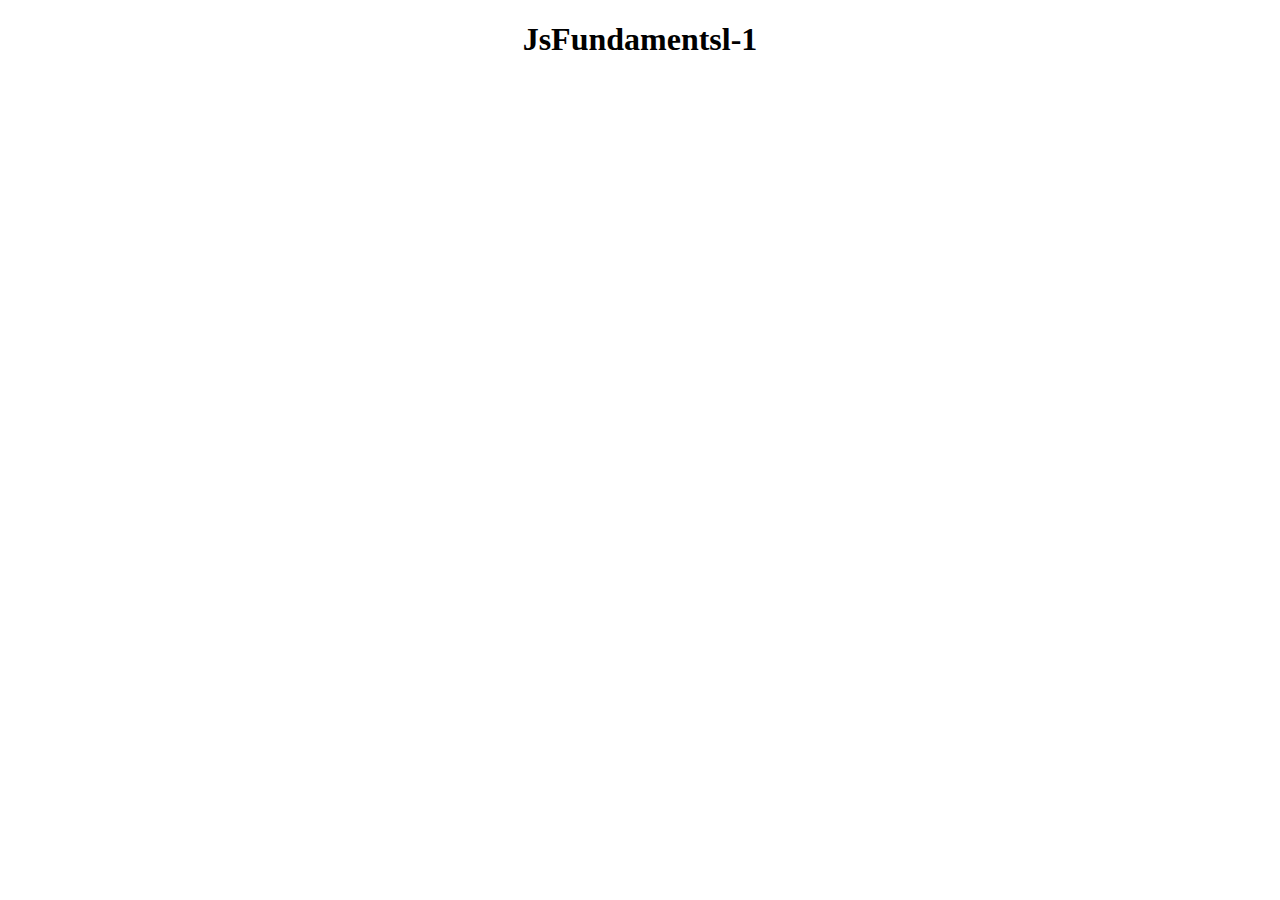
<file: JsFundamentals-1/index.html>
<!DOCTYPE html>
<html lang="en">
<head>
    <meta charset="UTF-8">
    <meta http-equiv="X-UA-Compatible" content="IE=edge">
    <meta name="viewport" content="width=device-width, initial-scale=1.0">
    <title>JsFundamentsl-1</title>
    <script src="./script.js"></script>
</head>
<body>
    <center><h1>JsFundamentsl-1</h1></center>
</body>
</html>
</file>
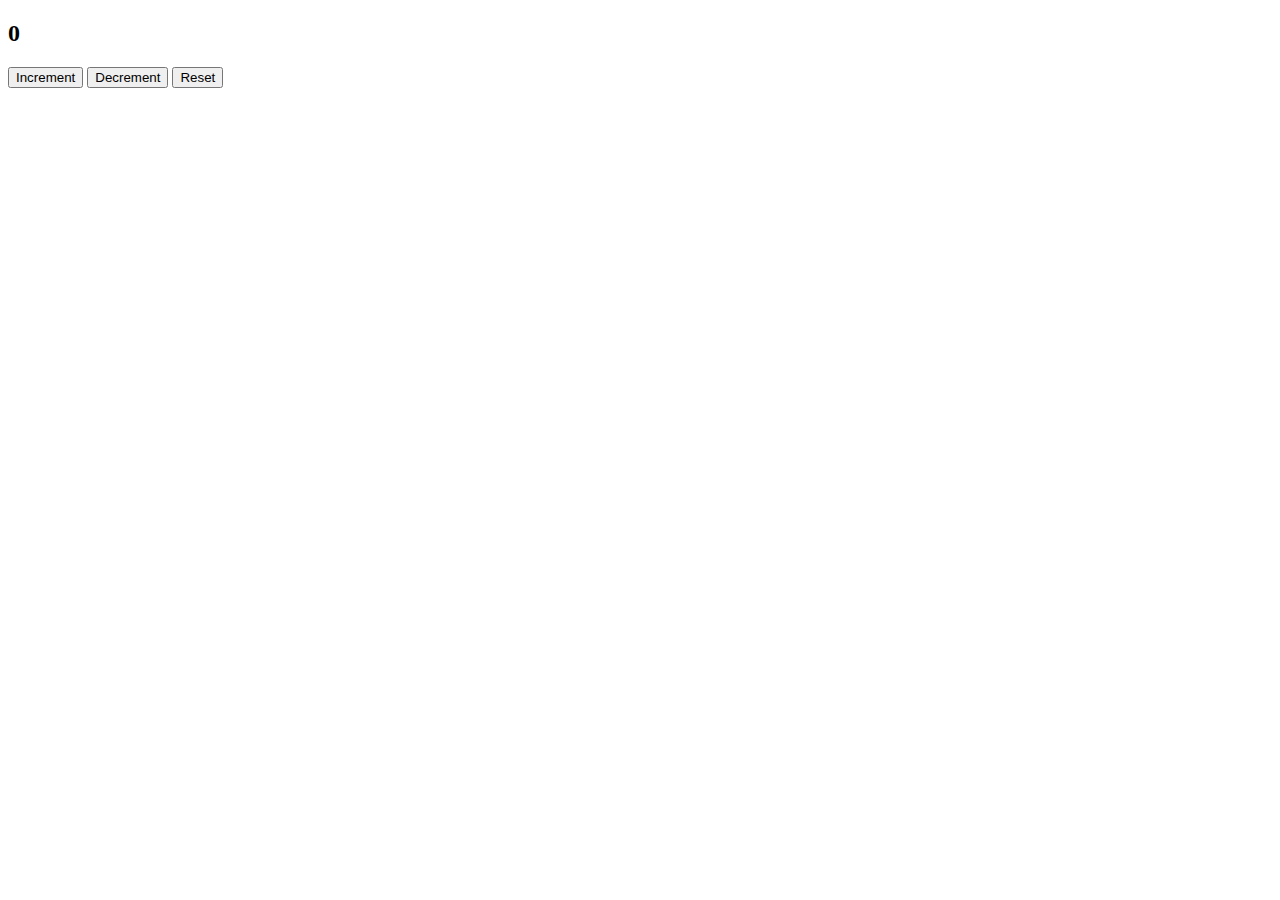
<file: JsFundamentals-2/index.html>
<!DOCTYPE html>
<html lang="en">
<head>
    <meta charset="UTF-8">
    <meta http-equiv="X-UA-Compatible" content="IE=edge">
    <meta name="viewport" content="width=device-width, initial-scale=1.0">
    <title>Document</title>
   
</head>

<body>
    <div id="wrapper">
        <h2 id="counter">0</h2>
        <button id=git "incrementButton">Increment</button>
        <button id="decrementbutton">Decrement</button>
        <button>Reset</button>
    </div>

    <!-- <script>
        // using querySelector gives us the possibility to use CSS selectors, like we did with the increment, and reset buttons.
        const counterValue = document.getElementById("counter")        
        const incButton = document.querySelector("#incrementButton")
        const decButton = document.getElementById('decrementbutton')
        const resetButton = document.querySelector('#wrapper :nth-child(4)')

        
        incButton.onclick = function () {
            counterValue.innerHTML = parseInt(counterValue.innerHTML) + 1
            // Why parseInt? because the value of the innerHTML is of type string, wanna demonstrate it? try: console.log(typeof(countervalue.innerHTML))
        }

        //How did we know onclick, innerHTML? try to console.log counterValue and incButton like we did on the classroom!

        decButton.addEventListener('click', () => {
            counterValue.innerHTML = parseInt(counterValue.innerHTML) - 1
        })

        resetButton.onclick = () => {
            counterValue.innerHTML = 0
        }
        
        
    </script> -->

    <script src="./script.js"></script>
   
</body>


</html>
</file>
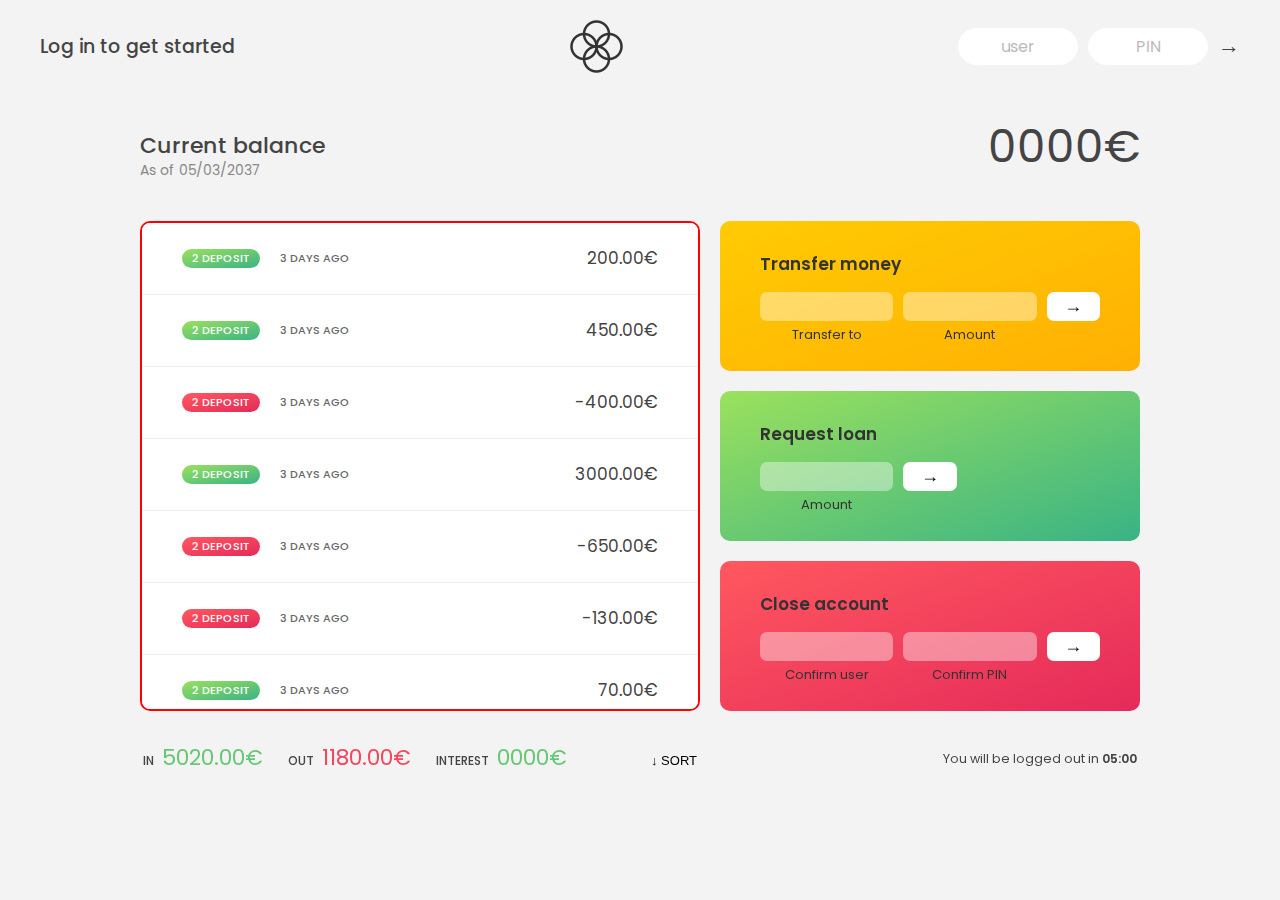
<file: JsProjet-2/index.html>
<!DOCTYPE html>
<html lang="en">
  <head>
    <meta charset="UTF-8" />
    <meta name="viewport" content="width=device-width, initial-scale=1.0" />
    <meta http-equiv="X-UA-Compatible" content="ie=edge" />
    <link rel="shortcut icon" type="image/png" href="/icon.png" />

    <link
      href="https://fonts.googleapis.com/css?family=Poppins:400,500,600&display=swap"
      rel="stylesheet"
    />

    <link rel="stylesheet" href="style.css" />
    <title>Bankist</title>
  </head>
  <body>
    <!-- TOP NAVIGATION -->
    <nav>
      <p class="welcome">Log in to get started</p>
      <img src="logo.png" alt="Logo" class="logo" />
      <form class="login">
        <input
          type="text"
          placeholder="user"
          class="login__input login__input--user"
        />
        <!-- In practice, use type="password" -->
        <input
          type="text"
          placeholder="PIN"
          maxlength="4"
          class="login__input login__input--pin"
        />
        <button class="login__btn">&rarr;</button>
      </form>
    </nav>

    <main class="app">
      <!-- BALANCE -->
      <div class="balance">
        <div>
          <p class="balance__label">Current balance</p>
          <p class="balance__date">
            As of <span class="date">05/03/2037</span>
          </p>
        </div>
        <p class="balance__value">0000€</p>
      </div>

      <!-- MOVEMENTS -->
      <div class="movements " style="border: 2px solid red">
        
        <div class="movements__row">
          <div class="movements__type movements__type--deposit">2 deposit</div>
          <div class="movements__date">3 days ago</div>
          <div class="movements__value">4 000€</div>
        </div>
        
        <div class="movements__row">
          <div class="movements__type movements__type--withdrawal">1 withdrawal</div>
          <div class="movements__date">24/01/2037</div>
          <div class="movements__value">-378€</div>
        </div>

        
      </div>

      <!-- SUMMARY -->
      <div class="summary">
        <p class="summary__label">In</p>
        <p class="summary__value summary__value--in">0000€</p>
        <p class="summary__label">Out</p>
        <p class="summary__value summary__value--out">0000€</p>
        <p class="summary__label">Interest</p>
        <p class="summary__value summary__value--interest">0000€</p>
        <button class="btn--sort">&downarrow; SORT</button>
      </div>

      <!-- OPERATION: TRANSFERS -->
      <div class="operation operation--transfer">
        <h2>Transfer money</h2>
        <form class="form form--transfer">
          <input type="text" class="form__input form__input--to" />
          <input type="number" class="form__input form__input--amount" />
          <button class="form__btn form__btn--transfer">&rarr;</button>
          <label class="form__label">Transfer to</label>
          <label class="form__label">Amount</label>
        </form>
      </div>

      <!-- OPERATION: LOAN -->
      <div class="operation operation--loan">
        <h2>Request loan</h2>
        <form class="form form--loan">
          <input type="number" class="form__input form__input--loan-amount" />
          <button class="form__btn form__btn--loan">&rarr;</button>
          <label class="form__label form__label--loan">Amount</label>
        </form>
      </div>

      <!-- OPERATION: CLOSE -->
      <div class="operation operation--close">
        <h2>Close account</h2>
        <form class="form form--close">
          <input type="text" class="form__input form__input--user" />
          <input
            type="password"
            maxlength="6"
            class="form__input form__input--pin"
          />
          <button class="form__btn form__btn--close">&rarr;</button>
          <label class="form__label">Confirm user</label>
          <label class="form__label">Confirm PIN</label>
        </form>
      </div>

      <!-- LOGOUT TIMER -->
      <p class="logout-timer">
        You will be logged out in <span class="timer">05:00</span>
      </p>
    </main>

    <!-- <footer>
      &copy; by Jonas Schmedtmann. Don't claim as your own :)
    </footer> -->

    <script src="script.js"></script>
  </body>
</html>
</file>
<file: JsProjet-2/style.css>
/*
 * Use this CSS to learn some intersting techniques,
 * in case you're wondering how I built the UI.
 * Have fun! 😁
 */

* {
  margin: 0;
  padding: 0;
  box-sizing: inherit;
}

html {
  font-size: 62.5%;
  box-sizing: border-box;
}

body {
  font-family: "Poppins", sans-serif;
  color: #444;
  background-color: #f3f3f3;
  height: 100vh;
  padding: 2rem;
}

nav {
  display: flex;
  justify-content: space-between;
  align-items: center;
  padding: 0 2rem;
}

.welcome {
  font-size: 1.9rem;
  font-weight: 500;
}

.logo {
  height: 5.25rem;
}

.login {
  display: flex;
}

.login__input {
  border: none;
  padding: 0.5rem 2rem;
  font-size: 1.6rem;
  font-family: inherit;
  text-align: center;
  width: 12rem;
  border-radius: 10rem;
  margin-right: 1rem;
  color: inherit;
  border: 1px solid #fff;
  transition: all 0.3s;
}

.login__input:focus {
  outline: none;
  border: 1px solid #ccc;
}

.login__input::placeholder {
  color: #bbb;
}

.login__btn {
  border: none;
  background: none;
  font-size: 2.2rem;
  color: inherit;
  cursor: pointer;
  transition: all 0.3s;
}

.login__btn:hover,
.login__btn:focus,
.btn--sort:hover,
.btn--sort:focus {
  outline: none;
  color: #777;
}

/* MAIN */
.app {
  position: relative;
  max-width: 100rem;
  margin: 4rem auto;
  display: grid;
  grid-template-columns: 4fr 3fr;
  grid-template-rows: auto repeat(3, 15rem) auto;
  gap: 2rem;

  /* NOTE This creates the fade in/out anumation */
  /* opacity: 0; */
  transition: all 1s;
}

.balance {
  grid-column: 1 / span 2;
  display: flex;
  align-items: flex-end;
  justify-content: space-between;
  margin-bottom: 2rem;
}

.balance__label {
  font-size: 2.2rem;
  font-weight: 500;
  margin-bottom: -0.2rem;
}

.balance__date {
  font-size: 1.4rem;
  color: #888;
}

.balance__value {
  font-size: 4.5rem;
  font-weight: 400;
}

/* MOVEMENTS */
.movements {
  grid-row: 2 / span 3;
  background-color: #fff;
  border-radius: 1rem;
  overflow: scroll;
}

.movements__row {
  padding: 2.25rem 4rem;
  display: flex;
  align-items: center;
  border-bottom: 1px solid #eee;
}

.movements__type {
  font-size: 1.1rem;
  text-transform: uppercase;
  font-weight: 500;
  color: #fff;
  padding: 0.1rem 1rem;
  border-radius: 10rem;
  margin-right: 2rem;
}

.movements__date {
  font-size: 1.1rem;
  text-transform: uppercase;
  font-weight: 500;
  color: #666;
}

.movements__type--deposit {
  background-image: linear-gradient(to top left, #39b385, #9be15d);
}

.movements__type--withdrawal {
  background-image: linear-gradient(to top left, #e52a5a, #ff585f);
}

.movements__value {
  font-size: 1.7rem;
  margin-left: auto;
}

/* SUMMARY */
.summary {
  grid-row: 5 / 6;
  display: flex;
  align-items: baseline;
  padding: 0 0.3rem;
  margin-top: 1rem;
}

.summary__label {
  font-size: 1.2rem;
  font-weight: 500;
  text-transform: uppercase;
  margin-right: 0.8rem;
}

.summary__value {
  font-size: 2.2rem;
  margin-right: 2.5rem;
}

.summary__value--in,
.summary__value--interest {
  color: #66c873;
}

.summary__value--out {
  color: #f5465d;
}

.btn--sort {
  margin-left: auto;
  border: none;
  background: none;
  font-size: 1.3rem;
  font-weight: 500;
  cursor: pointer;
}

/* OPERATIONS */
.operation {
  border-radius: 1rem;
  padding: 3rem 4rem;
  color: #333;
}

.operation--transfer {
  background-image: linear-gradient(to top left, #ffb003, #ffcb03);
}

.operation--loan {
  background-image: linear-gradient(to top left, #39b385, #9be15d);
}

.operation--close {
  background-image: linear-gradient(to top left, #e52a5a, #ff585f);
}

h2 {
  margin-bottom: 1.5rem;
  font-size: 1.7rem;
  font-weight: 600;
  color: #333;
}

.form {
  display: grid;
  grid-template-columns: 2.5fr 2.5fr 1fr;
  grid-template-rows: auto auto;
  gap: 0.4rem 1rem;
}

/* Exceptions for interst */
.form.form--loan {
  grid-template-columns: 2.5fr 1fr 2.5fr;
}
.form__label--loan {
  grid-row: 2;
}
/* End exceptions */

.form__input {
  width: 100%;
  border: none;
  background-color: rgba(255, 255, 255, 0.4);
  font-family: inherit;
  font-size: 1.5rem;
  text-align: center;
  color: #333;
  padding: 0.3rem 1rem;
  border-radius: 0.7rem;
  transition: all 0.3s;
}

.form__input:focus {
  outline: none;
  background-color: rgba(255, 255, 255, 0.6);
}

.form__label {
  font-size: 1.3rem;
  text-align: center;
}

.form__btn {
  border: none;
  border-radius: 0.7rem;
  font-size: 1.8rem;
  background-color: #fff;
  cursor: pointer;
  transition: all 0.3s;
}

.form__btn:focus {
  outline: none;
  background-color: rgba(255, 255, 255, 0.8);
}

.logout-timer {
  padding: 0 0.3rem;
  margin-top: 1.9rem;
  text-align: right;
  font-size: 1.25rem;
}

.timer {
  font-weight: 600;
}
</file>
